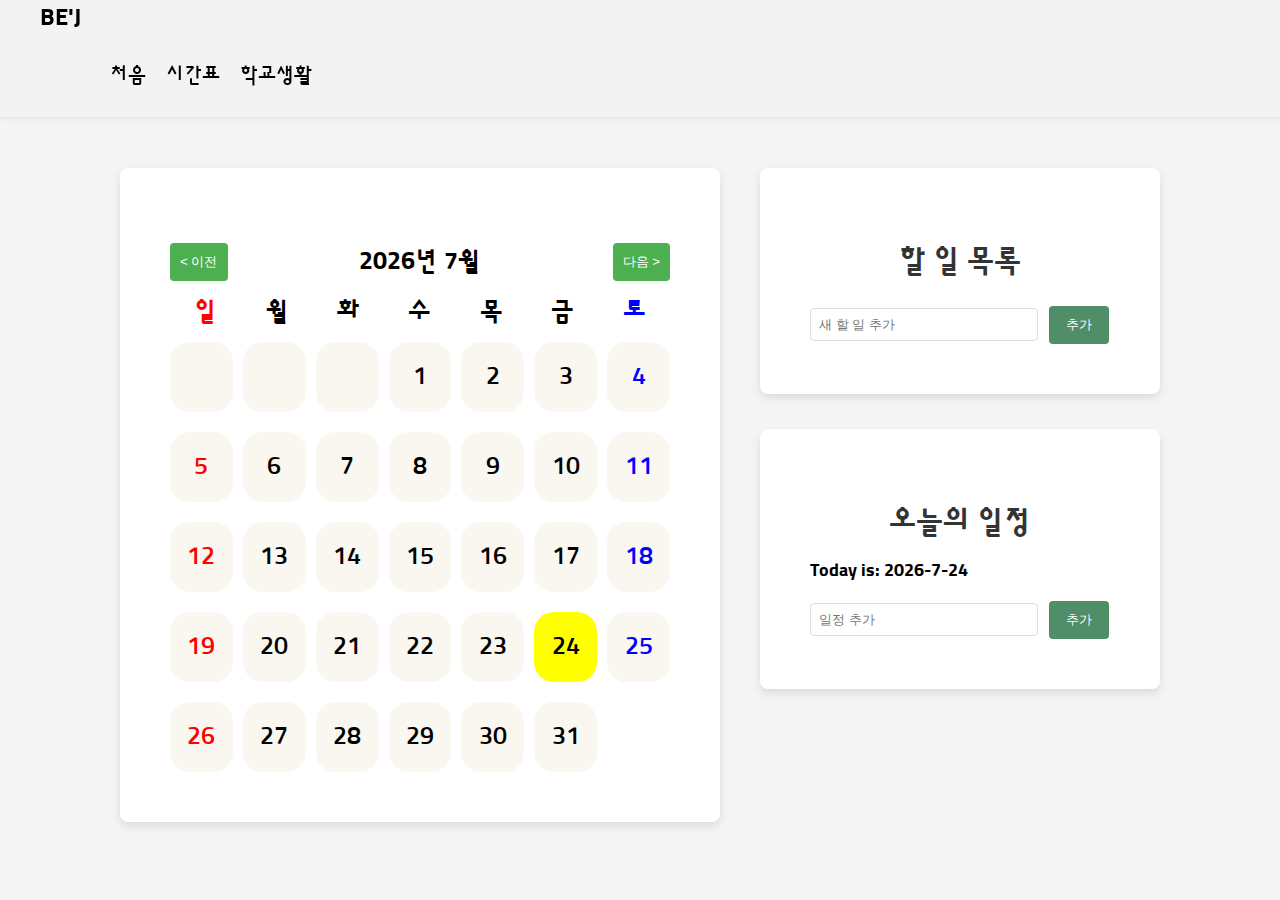
<file: index.html>
<!DOCTYPE html>
<html lang="ko">
<head>
    <meta charset="UTF-8">
    <title>달력과 할 일 목록</title>
    <link rel="stylesheet" href="styles.css">
    <link rel="preconnect" href="https://fonts.googleapis.com">
    <link rel="preconnect" href="https://fonts.gstatic.com" crossorigin>
    <link href="https://fonts.googleapis.com/css2?family=Sunflower:wght@300&display=swap" rel="stylesheet">
</head>
<body>
    <!-- 네비게이션 바 추가 -->
    <nav class="navbar">
        <div class="navbar-brand">BE'J</div>
        <ul class="navbar-nav">
            <li class="nav-item"><a href="index.html">처음</a></li>
            <li class="nav-item"><a href="timetabe.html">시간표</a></li>
            <li class="nav-item"><a href="life.html">학교생활</a></li>
        </ul>
    </nav>

    <!-- 달력 컨테이너 -->
    <div class="main-content">
    <div id="calendar-container" class="container">
        <h2></h2>
        <div id="calendar-header" class="calendar-header"></div>
        <div id="day-headers"></div>
        <div id="calendar"></div>
    </div>

    <!-- 할 일 목록 컨테이너 -->
    <div class="right-panel">
    <div id="todo-list-container" class="container">
        <h2>할 일 목록</h2>
        <ul id="todo-list"></ul>
        <input type="text" id="new-todo-item" placeholder="새 할 일 추가">
        <button id="add-todo-button">추가</button>

    </div>

    <!-- 오늘의 일정 컨테이너 -->
    <div id="today-schedule-container" class="container">
        <h2>오늘의 일정</h2>
        <div id="today-schedule"></div>
        <input type="text" id="today-schedule-input" placeholder="일정 추가">
        <button id="add-today-schedule">추가</button>
    </div>

    <script src="script.js"></script>
</body>
</html>
</file>
<file: styles.css>
body {
    font-family: 'Sunflower', sans-serif;
    font-size: 25px;
    margin: 0;
    padding: 0;
    background-color: #f4f4f4;
    display: flex;
    justify-content: center;
    align-items: center;
    min-height: 100vh;
}

.main-content {
    display: flex; /* 메인 컨텐츠를 가로로 정렬 */
    align-items: flex-start; /* 상단에 정렬 */
    margin-top: 40px; /* 네비게이션 바로부터 여백 추가 */
}

#calendar-container {
    margin-right: 10px; /* 달력과 할 일 목록/오늘의 일정 사이의 공간 */
}

.right-panel {
    display: flex;
    flex-direction: column; /* 상하로 정렬 */
    }

/* 할 일 목록과 오늘의 일정 사이 간격을 좁힘 */
#todo-list-container {
    margin-bottom: -45px; /* 할 일 목록과 오늘의 일정 사이의 공간 줄임 */
}

#today-schedule-container {
    margin-top: 10px; /* 오늘의 일정과 할 일 목록 사이의 공간 줄임 */
}

/* 네비게이션 바 스타일링 */
.navbar {
    width: 100%;
    background-color: rgb(243, 243, 243);
    padding: 3px 20px;
    box-shadow: 0 2px 4px rgba(125, 125, 125, 0.1);
    position: fixed;
    top: 0;
    left: 0;
    z-index: 1000;
}

.navbar-brand {
    color: rgb(0, 0, 0);
    margin-left: 20px;
    font-size: 24px;
    font-weight: bold;
}

.navbar-nav {
    list-style-type: none;
    display: flex;
    margin-left: 50px;
}

.nav-item a {
    text-decoration: none;
    color: rgb(0, 0, 0);
    margin-right: 20px;
    font-size: 20px;
}

/* 컨테이너 스타일 */
.container {
    margin: 100px 30px 30px;
    padding: 50px;
    background-color: #ffffff;
    border-radius: 8px;
    box-shadow: 0 4px 8px rgba(0, 0, 0, 0.1);
    width: 300px;
}

/* 제목 스타일 */
h2 {
    color: #333;
    text-align: center;
    margin-bottom: 15px;
    font-size: 30px;
}

/* 달력 스타일링 */
#calendar-container {
    margin-top: 80px;
    width: 500px;
}

#calendar {
    display: grid;
    grid-template-columns: repeat(7, 1fr);
    grid-gap: 10px;
}

#calendar div {
    margin-top: 10px;
    min-height: 70px;
    background-color: #FAF6F0;
    display: flex;
    align-items: center;
    justify-content: center;
    border-radius: 20px;
    cursor: pointer;
    transition: background-color 0.3s;
}

#calendar div:hover {
    background-color: #dcdcdc;
}

#calendar div.current-day {
    background-color: yellow;
}

#calendar div.sunday {
    color: red;
}

#calendar div.saturday {
    color: blue;
}

#calendar div.holiday {
    font-weight: bold;
    color: red;
}

/* 달력 헤더 스타일링 */
.calendar-header {
    display: flex;
    justify-content: space-between;
    align-items: center;
    margin-bottom: 10px;
}

.calendar-header button {
    background-color: #4CAF50;
    color: white;
    border: none;
    padding: 10px;
    border-radius: 4px;
    cursor: pointer;
    transition: background-color 0.3s;
}

.calendar-header button:hover {
    background-color: #45a049;
}

.calendar-header span {
    font-weight: bold;
}

#day-headers {
    display: grid;
    grid-template-columns: repeat(7, 1fr);
    text-align: center;
}

#day-headers div {
    padding: 5px;
    font-weight: bold;
}

/* 요일 색상 스타일링 */
#day-headers div:nth-child(1) {
    color: red;
}

#day-headers div:nth-child(7) {
    color: blue;
}

/* 할 일 목록 스타일 */
#todo-list-container {
    margin-top: 80px;
}
/* 기본 텍스트 스타일 (말줄임표 포함) */
.todo-text {
    white-space: nowrap;
    overflow: hidden;
    text-overflow: ellipsis;
    cursor: pointer;
    max-width: 150px; /* 텍스트의 최대 너비 설정 */
    font-size: 16px; /* 폰트 크기를 줄임 */
}

/* full-text 클래스가 추가될 때의 스타일 */
.full-text {
    white-space: normal;
    overflow: visible;
    max-width: none; /* 최대 너비 제한 해제 */
}
#todo-list {
    list-style-type: none;
    padding: 0;
}

#todo-list li {
    background-color: #eaeaea;
    margin-bottom: 8px;
    padding: 10px;
    padding-left: 20px; /* 왼쪽 여백 추가 */
    border-radius: 4px;
    display: flex;
    align-items: center;
    justify-content: space-between;
    overflow: hidden; /* 내용이 넘칠 경우 숨김 */
    flex-wrap: nowrap; /* 항목이 한 줄에 유지되도록 설정 */
}

#todo-list li .edit-btn,
#todo-list li .delete-btn {
    flex-shrink: 0; /* 버튼 크기가 줄어들지 않도록 설정 */
}

#todo-list li span {
    flex-grow: 1; /* 항목 내부에서 텍스트 영역이 가능한 많은 공간을 차지하도록 함 */
    margin-right: 10px; /* 편집 및 삭제 버튼과의 여백 */
    white-space: nowrap; /* 텍스트를 한 줄로 표시 */
    overflow: hidden; /* 내용이 넘칠 경우 숨김 */
    text-overflow: ellipsis; /* 텍스트가 넘칠 경우 말줄임표(...)로 표시 */
    cursor: pointer;
    max-width: 150px; /* 텍스트의 최대 너비 설정 */
}

/* 할 일 추가 입력 필드 스타일 */
#new-todo-item {
    width: 70%; /* 입력 필드의 너비를 전체의 70%로 설정 */
    padding: 8px; /* 입력 필드 내부의 여백을 8px로 설정 */
    border: 1px solid #ddd; /* 입력 필드의 테두리를 1px 두께의 회색(#ddd)으로 설정 */
    border-radius: 4px; /* 입력 필드의 모서리를 둥글게 만들어주는 둥근 모서리의 반경을 4px로 설정 */
    margin-right: 5px; /* 입력 필드 오른쪽에 5px의 여백을 추가 */
}

#add-todo-button {
    width: 20%;
    background-color: #508D69;
    color: white;
    border: none;
    padding: 10px;
    border-radius: 4px;
    cursor: pointer;
    transition: background-color 0.3s;
}

#add-todo-button:hover {
    background-color: #508D69;
}

/* 삭제 버튼 스타일 */
.delete-btn {
    background-color: #f44336;
    color: white;
    border: none;
    padding: 5px 10px;
    border-radius: 4px;
    cursor: pointer;
    margin-right: 20px; /* 오른쪽 여백을 조정 */
}

.delete-btn:hover {
    background-color: #d32f2f;
}

/* 편집 버튼 스타일 */
.edit-btn {
    background-color: #2196F3;
    color: white;
    border: none;
    padding: 5px 10px;
    border-radius: 4px;
    cursor: pointer;
    margin-right: 10px; /* 왼쪽 여백을 조정 */
}

.edit-btn:hover {
    background-color: #1E88E5;
}

/* 할 일 목록 체크박스 스타일 */
#todo-list-container .checkbox-container {
    display: inline-block;
    position: relative;
    padding-left: 35px;
    cursor: pointer;
    user-select: none;
    margin-right: 3px; /* 체크박스 간 간격 설정 */
}

/* 할 일 목록 숨겨진 기본 체크박스 */
#todo-list-container .checkbox-container input {
    position: absolute;
    opacity: 0;
    cursor: pointer;
    height: 0;
    width: 0;
}

/* 할 일 목록 커스텀 체크박스 디자인 */
#todo-list-container .checkbox-container .custom-checkbox {
    position: absolute;
    top: 0;
    left: 0;
    height: 22px;
    width: 22px;
    background-color: #eee;
    border-radius: 4px;
    border: 2px solid #ddd;
}

/* 할 일 목록 체크박스에 마우스를 올렸을 때 */
#todo-list-container .checkbox-container:hover .custom-checkbox {
    background-color: #ccc;
}

/* 할 일 목록 체크박스 선택 시 */
#todo-list-container .checkbox-container input:checked ~ .custom-checkbox {
    background-color: #2196F3;
}

/* 할 일 목록 체크 표시 스타일 */
#todo-list-container .checkbox-container .custom-checkbox:after {
    content: "";
    position: absolute;
    display: none;
}

/* 할 일 목록 체크박스 선택 시 체크 표시 보이기 */
#todo-list-container .checkbox-container input:checked ~ .custom-checkbox:after {
    display: block;
}

/* 할 일 목록 체크 표시 디자인 */
#todo-list-container .checkbox-container .custom-checkbox:after {
    left: 9px;
    top: 5px;
    width: 5px;
    height: 10px;
    border: solid white;
    border-width: 0 3px 3px 0;
    transform: rotate(45deg);
}

/* 오늘의 일정 컨테이너 스타일 */
#today-schedule-container {
    margin-top: 80px;
}

#today-schedule-input {
    width: 70%; /* 입력 필드의 너비를 전체의 70%로 설정 */
    padding: 8px; /* 입력 필드 내부의 여백을 8px로 설정 */
    border: 1px solid #ddd; /* 입력 필드의 테두리를 1px 두께의 회색(#ddd)으로 설정 */
    border-radius: 4px; /* 입력 필드의 모서리를 둥글게 만들어주는 둥근 모서리의 반경을 4px로 설정 */
    margin-right: 5px; /* 입력 필드 오른쪽에 5px의 여백을 추가 */
}

/* 오늘의 일정 추가 버튼 스타일 */
#add-today-schedule {
    width: 20%; /* 버튼의 너비를 전체의 27%로 설정 */
    background-color: #508D69;
    color: white;
    border: none;
    padding: 10px;
    border-radius: 4px;
    cursor: pointer;
    transition: background-color 0.3s;
}

#add-today-schedule:hover {
    background-color: #508D69;
}
/* 오늘의 일정에서 선택된 날짜 스타일링 */
#dateHeader {
    font-size: 18px; /* 폰트 크기를 줄임 */
}


/* 일정 삭제 버튼 스타일 */
.today-schedule-delete-btn {
    background-color: #f44336;
    color: white;
    border: none;
    padding: 5px 10px;
    border-radius: 4px;
    cursor: pointer;
    margin-right: 20px;
}

.today-schedule-delete-btn:hover {
    background-color: #d32f2f;
}

/* 일정 편집 버튼 스타일 */
.today-schedule-edit-btn {
    background-color: #2196F3;
    color: white;
    border: none;
    padding: 5px 10px;
    border-radius: 4px;
    cursor: pointer;
    margin-right: 8px;
}

.today-schedule-edit-btn:hover {
    background-color: #1E88E5;
}

/* 오늘의 일정 항목 스타일 */
.event-item {
    display: flex;
    align-items: center;
}

.event-item p {
    margin-right: 10px; /* 필요에 따라 조정 */
}

/* 체크박스 스타일 */
.schedule-checkbox {
    margin-right: 10px;
    flex-grow: 1;
}

/* 체크 박스 컨테이너 */
.checkbox-container {
    display: inline-block;
    position: relative;
    padding-left: 35px;
    cursor: pointer;
    user-select: none;
    margin-bottom: 24px;
}


/* 숨겨진 기본 체크 박스 */
.checkbox-container input {
    position: absolute;
    opacity: 0;
    cursor: pointer;
    height: 0;
    width: 0;
}

/* 커스텀 체크 박스 디자인 */
.checkbox-container .custom-checkbox {
    position: absolute;
    top: 0;
    left: 0;
    height: 22px;
    width: 22px;
    background-color: #eee;
    border-radius: 4px;
    border: 2px solid #ddd;
}

/* 체크 박스에 마우스를 올렸을 때 */
.checkbox-container:hover .custom-checkbox {
    background-color: #ccc;
}

/* 체크 박스 선택 시 */
.checkbox-container input:checked ~ .custom-checkbox {
    background-color: #2196F3;
}

/* 체크 표시 스타일 */
.checkbox-container .custom-checkbox:after {
    content: "";
    position: absolute;
    display: none;
}

/* 체크 박스 선택 시 체크 표시 보이기 */
.checkbox-container input:checked ~ .custom-checkbox:after {
    display: block;
}

/* 체크 표시 디자인 */
.checkbox-container .custom-checkbox:after {
    left: 9px;
    top: 5px;
    width: 5px;
    height: 10px;
    border: solid white;
    border-width: 0 3px 3px 0;
    transform: rotate(45deg);
}
</file>
